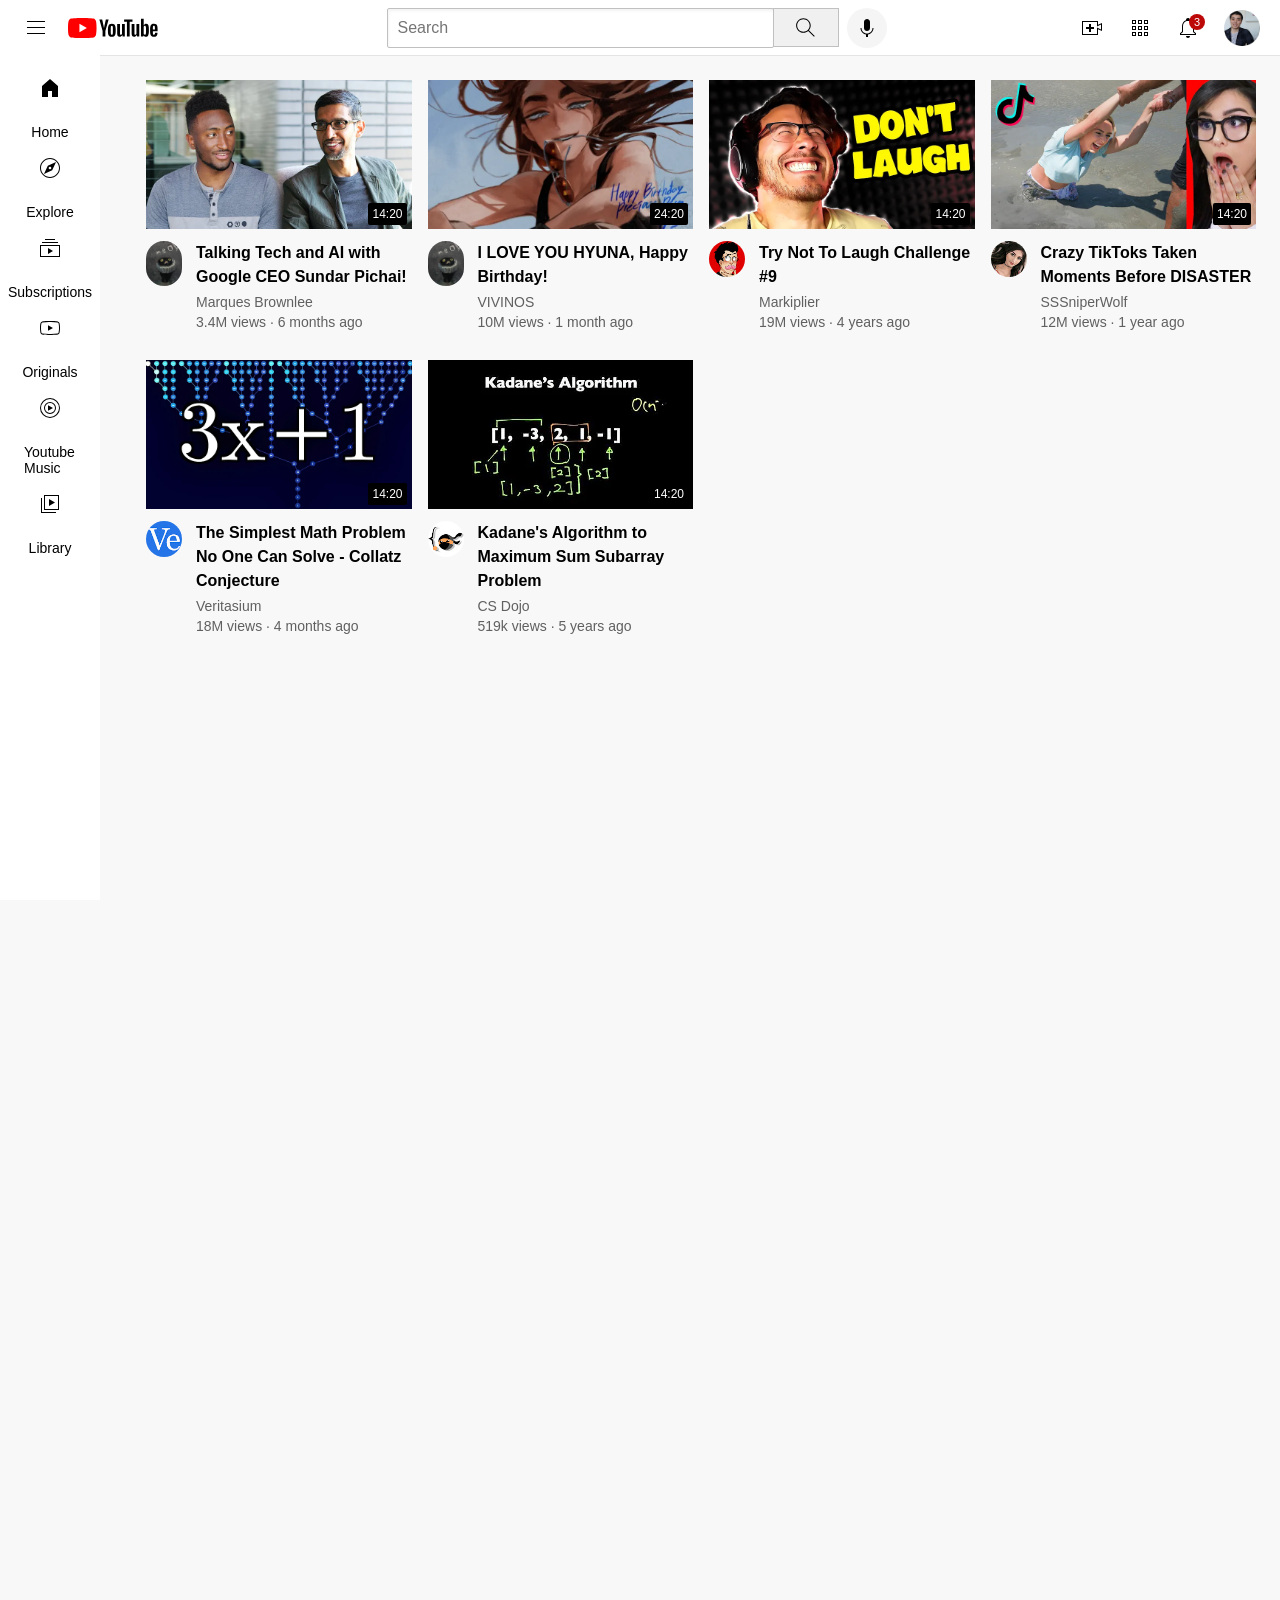
<file: index.html>
<!DOCTYPE html>

<html>

    <head>
        <title>Youtube.com Clone</title>
        
        <link rel="stylesheet" href="styles/general.css">
        <link rel="stylesheet" href="styles/header.css">
        <link rel="stylesheet" href="styles/video.css">
        <link rel="stylesheet" href="styles/sidebar.css">

    </head>
    <body>
        <header class="header">
            <div class="left-section">
                <img class="hambug-menu" src="icons/hamburger-menu.svg">
                <img class="yt-logo" src="icons/youtube-logo.svg">
            </div>
            <div class="middle-section">
                <input class="search-bar" type="text" placeholder="Search">
                
                <button class="search-button">
                    <img class="search-icon" src="icons/search.svg">
                    <div class="tooltip">Search</div>
                </button>
                <!--THIS IS A COMMENT WOW-->
                <button class="voice-search-button">
                    <img class="voice-search-icon" src="icons/voice-search-icon.svg">
                    <div class="tooltip">Search with your voice</div>
                </button> 

            </div>
            <div class="right-section">
                <div class="upload-icon-container">
                    <img class="upload-icon" src="icons/upload.svg">
                    <div class="tooltip">Create</div>
                </div>

                <div class="yt-icon-container">
                    <img class="yt-icon" src="icons/youtube-apps.svg">
                    <div class="tooltip">Youtube Apps</div>
                </div>
                
                <div class="notif-icon-cont">
                    <img class="notif-icon" src="icons/notifications.svg">
                    <div class="notif-count">3</div>
                    <div class="tooltip">Notifications</div>
                </div>
                <img class="user-picture" src="channel-picture/my-channel.jpeg">
            </div>
        </header>
         
        <nav class="sidebar">
            <div class="sidebar-link">
                <img src="icons/home.svg">
                <div>Home</div>
            </div>
            <div class="sidebar-link">
                <img src="icons/explore.svg">
                <div>Explore</div>
            </div>
            <div class="sidebar-link">
                <img src="icons/subscriptions.svg">
                <div>Subscriptions</div>
            </div>
            <div class="sidebar-link">
                <img src="icons/originals.svg">
                <div>Originals</div>
            </div>
            <div class="sidebar-link">
                <img src="icons/youtube-music.svg">
                <div>Youtube Music</div>
            </div>
            <div class="sidebar-link">
                <img src="icons/library.svg">
                <div>Library</div>
            </div>
        </nav>
        <main>
            <section class="video-grid">

            <div class="video-preview ">
            <div class="thumbnail-row">
                <a href="https://www.youtube.com/watch?v=n2RNcPRtAiY" target="_blank" class="video-title-link">
                    <img class="thumbnail" src="thumbnails/thumbnail-1.webp">
                </a>
                <div class="video-time">14:20</div>
            </div>
            <div class="video-info-grid">
                <div class="channel-picture">
                    <a href="https://www.youtube.com/c/mkbhd" target="_blank">
                        <img class="profile-picture" src="channel-picture/meow.jpg"> 
                    </a>
                <div class="channel-picture-tooltip">
                     <img class="profile-picture" src="thumbnails/channel-2.jpeg">
                     <div class="tooltip-info">
                        <div class="video-title">Marques Brownlee</div>
                        <div class="video-stats">15M subscribers</div>
                     </div>
                </div>
                </div>
                <div class="video-info">
                    <a href="https://www.youtube.com/watch?v=n2RNcPRtAiY" target="_blank" class="video-title-link">
                        <p class="video-title">Talking Tech and AI with Google CEO Sundar Pichai!</p>
                    </a>
                    <p class="video-author">Marques Brownlee</p>
                    <p class="video-stats">3.4M views &#183; 6 months ago</p>
                </div>
            </div>
            </div>

            <div class="video-preview ">
            <div class="thumbnail-row">
                <a href="https://youtu.be/DIaeHN3sNtk?si=UYsilC21xOONp-iU" target="_blank" class="video-title-link">
                    <img class="thumbnail" src="thumbnails/hyunaday.webp">
                </a>
                <div class="video-time">24:20</div>
            </div>
            <div class="video-info-grid">
                <div class="channel-picture">
                    <a href="https://youtu.be/DIaeHN3sNtk?si=UYsilC21xOONp-iU" target="_blank">
                        <img class="profile-picture" src="channel-picture/meow.jpg">
                    </a>
                    <div class="channel-picture-tooltip">
                        <img class="profile-picture" src="thumbnails/channel-2.jpeg">
                        <div class="tooltip-info">
                            <div class="video-title">VIVINOS</div>
                            <div class="video-stats">100M subscribers</div>
                        </div>
                    </div>
                </div>
                <div class="video-info">
                    <a href="https://youtu.be/DIaeHN3sNtk?si=UYsilC21xOONp-iU" target="_blank" class="video-title-link">
                        <p class="video-title">I LOVE YOU HYUNA, Happy Birthday!</p>
                    </a>
                    <p class="video-author">VIVINOS</p>
                    <p class="video-stats">10M views &#183; 1 month ago</p>
                </div>
            </div>
            </div>

            <div class="video-preview ">
            <div class="thumbnail-row">
                <a href="https://www.youtube.com/watch?v=mP0RAo9SKZk" target="_blank" class="video-title-link">
                    <img class="thumbnail" src="thumbnails/thumbnail-2.webp">
                </a>
                <div class="video-time">14:20</div>
            </div>
            <div class="video-info-grid">
                <div class="channel-picture">
                    <a href="https://www.youtube.com/watch?v=mP0RAo9SKZk" target="_blank">
                        <img class="profile-picture" src="thumbnails/channel-2.jpeg">
                    </a>
                    <div class="channel-picture-tooltip">
                        <img class="profile-picture" src="thumbnails/channel-2.jpeg">
                        <div class="tooltip-info">
                            <div class="video-title">Markiplier</div>
                            <div class="video-stats">10M subscribers</div>
                        </div>
                    </div>
                </div>
                <div class="video-info">
                    <a href="https://www.youtube.com/watch?v=mP0RAo9SKZk" target="_blank" class="video-title-link">
                        <p class="video-title">Try Not To Laugh Challenge #9</p>
                    </a>
                    <p class="video-author">Markiplier</p>
                    <p class="video-stats">19M views &#183; 4 years ago</p>
                </div>
            </div>
            </div>

            <div class="video-preview ">
            <div class="thumbnail-row">
                <a href="https://www.youtube.com/watch?v=FgjPQQeTh1w" target="_blank" class="video-title-link">
                    <img class="thumbnail" src="thumbnails/thumbnail-3.webp">
                </a>
                <div class="video-time">14:20</div>
            </div>
            <div class="video-info-grid">
                <div class="channel-picture">
                    <a href="https://www.youtube.com/user/SSSniperWolf" target="_blank">
                        <img class="profile-picture" src="thumbnails/channel-3.jpeg">
                    </a>
                    <div class="channel-picture-tooltip">
                        <img class="profile-picture" src="thumbnails/channel-3.jpeg">
                        <div class="tooltip-info">
                            <div class="video-title">SSSniperWolf</div>
                            <div class="video-stats">1M subscribers</div>
                        </div>
                    </div>
                </div>
                <div class="video-info">
                    <a href="https://www.youtube.com/watch?v=FgjPQQeTh1w" target="_blank" class="video-title-link">
                        <p class="video-title">Crazy TikToks Taken Moments Before DISASTER</p>
                    </a>
                    <p class="video-author">SSSniperWolf</p>
                    <p class="video-stats">12M views &#183; 1 year ago</p>
                </div>
            </div>
            </div>

            <div class="video-preview ">
            <div class="thumbnail-row">
                <a href="https://www.youtube.com/watch?v=094y1Z2wpJg" target="_blank" class="video-title-link">
                    <img class="thumbnail" src="thumbnails/thumbnail-4.webp">
                </a>
                <div class="video-time">14:20</div>
            </div>
            <div class="video-info-grid">
                <div class="channel-picture">
                    <a href="https://www.youtube.com/c/veritasium" target="_blank">
                        <img class="profile-picture" src="thumbnails/channel-4.jpeg">
                    </a>
                    <div class="channel-picture-tooltip">
                        <img class="profile-picture" src="thumbnails/channel-4.jpeg">
                        <div class="tooltip-info">
                            <div class="video-title">Veritasium</div>
                            <div class="video-stats">10M subscribers</div>
                        </div>
                    </div>
                </div>
                <div class="video-info">
                    <a href="https://www.youtube.com/watch?v=094y1Z2wpJg" target="_blank" class="video-title-link">
                        <p class="video-title">The Simplest Math Problem No One Can Solve - Collatz Conjecture</p>
                    </a>
                    <p class="video-author">Veritasium</p>
                    <p class="video-stats">18M views &#183; 4 months ago</p>
                </div>
            </div>
            </div>

            <div class="video-preview "> 
            <div class="thumbnail-row">
                <a href="https://www.youtube.com/watch?v=86CQq3pKSUw" target="_blank" class="video-title-link">
                    <img class="thumbnail" src="thumbnails/thumbnail-5.webp">
                </a>
                <div class="video-time">14:20</div>
            </div>
            <div class="video-info-grid">
                <div class="channel-picture">
                    <a href="https://www.youtube.com/c/CSDojo" target="_blank">
                        <img class="profile-picture" src="thumbnails/channel-5.jpeg">
                    </a>
                    <div class="channel-picture-tooltip">
                        <img class="profile-picture" src="thumbnails/channel-5.jpeg">
                        <div class="tooltip-info">
                            <div class="video-title">CS Dojo</div>
                            <div class="video-stats">100k subscribers</div>
                        </div>
                    </div>
                </div>
                <div class="video-info">
                    <a href="https://www.youtube.com/watch?v=86CQq3pKSUw" target="_blank" class="video-title-link">
                        <p class="video-title">Kadane's Algorithm to Maximum Sum Subarray Problem</p>
                    </a>
                    <p class="video-author">CS Dojo</p>
                    <p class="video-stats">519k views &#183; 5 years ago</p>
                </div>
            </div>
            </div>

            </section>
        </main>
        

    </body>

</html>
</file>
<file: styles/general.css>
p {
                margin-top: 0;
                margin-bottom: 0;
    }

body{
    /*These styles beloow will be inherited <3*/
    background-color: rgb(248, 248, 248);
    font-family: Roboto, arial;
    margin: 0;
    padding-top: 80px;
    padding-left: 96px;
    padding-right: 24px;
}
@media (min-width: 1200.1px){
    body {
        margin-left: 50px;
    }
}
</file>
<file: styles/header.css>
body{
    height: 3000px;
}
.header {
    height: 55px;
    background-color: white;
    border-bottom-width: 1px;
    border-bottom-style: solid;
    border-bottom-color: rgb(228, 228, 228);

    display: flex;
    flex-direction: row;
    justify-content: space-between;

    position: fixed;
    top: 0;
    left: 0;
    right: 0;

    z-index: 100;
}

.left-section{
    display: flex;
    align-items: center;
}

.hambug-menu{
    height: 24px;

    margin-left: 24px;
    margin-right: 20px;
}

.yt-logo{
    height: 20px;
}

.middle-section{
    display: flex;
    flex: 1;
    align-items: center;

    margin-left: 70px;
    margin-right: 35px;
    max-width: 500px;
}

.search-bar{
    flex: 1;
    height: 36px;
    width: 0;
    font-size: 16px;
    border-radius: 2px;
    border: 1px solid rgb(192, 192, 192);
    box-shadow: inset 1px 2px 3px rgba(0, 0, 0, 0.05);

    padding-left: 10px;
}

.search-bar::placeholder {
    font-size: 16px;
}

.search-button{
    height:39px;
    width: 66px;
    background-color: rgb(240, 240, 240);
    border-width: 1px;
    border-style: solid;
    border-color: rgb(192, 192, 192);

    margin-left: -1px;
    margin-right: 8px;
    
}

.search-button,
.voice-search-button,
.upload-icon-container,
.yt-icon-container,
.notif-icon-cont{
    display: flex;
    justify-content: center;
    align-items: center;
    position: relative;
}

.search-button .tooltip,
.voice-search-button .tooltip,
.upload-icon-container .tooltip,
.yt-icon-container .tooltip,
.notif-icon-cont .tooltip{
    position: absolute;
    bottom: -30px;

    background-color: gray;
    color: white;
    font-size: 12px;
    border-radius: 2px;

    padding-top: 4px;
    padding-bottom: 4px;
    padding-left: 8px;
    padding-right: 8px;
    
    opacity: 0;
    transition:opacity 0.15s;
    pointer-events: none;
    white-space: nowrap;
}

.search-button:hover .tooltip,
.voice-search-button:hover .tooltip,
.upload-icon-container:hover .tooltip,
.yt-icon-container:hover .tooltip,
.notif-icon-cont:hover .tooltip{
    opacity: 1;
}

.search-icon {
    height: 25px;
}

.voice-search-button{
    height:40px;
    width: 40px;
    border: none;
    border-radius: 20px;
    background-color: rgb(245, 245, 245);
}

.voice-search-icon,
.upload-icon,
.yt-icon,
.notif-icon{
    height: 24px; 
}

.right-section {
    width: 180px; 
    display: flex;
    align-items: center;
    justify-content: space-between;

    flex-shrink: 0;

    margin-right: 20px;
}

.notif-count{
    background-color: rgb(189, 8, 8);
    color: white;
    font-size: 11px;
    border-radius: 10px;

    padding-left: 5px;
    padding-right: 5px;
    padding-top: 2px;
    padding-bottom: 2px;

    position: absolute;
    top: -2px;
    right: -5px;
}

.user-picture{
    height: 36px;
    border-radius: 16px;
}
</file>
<file: styles/video.css>
.thumbnail {
                width: 100%;
    }

    .video-title {
                margin-top: 0;
                font-size: 14px;
                font-weight: 600;
                line-height: 20px;
                margin-bottom: 5px;
    }

    .video-title-link{
               text-decoration: none;
               color: black;
    }

    .video-stats, .video-author {
                font-size: 12px;
                color: rgb(96, 96, 96);
    }

    .video-author {
                margin-bottom: 4px;
    }

    .video-info-grid {
                display: grid;
                grid-template-columns: 50px 1fr;
    }

    .channel-picture{
      position: relative;
      display: inline-block;
    }

    .channel-picture-tooltip img{
      width: 45px;
      margin-right: 10px;
    }

    .channel-picture-tooltip{
      position: absolute;
      background-color: white;
      box-shadow: 1px 2px 5px rgba(0, 0, 0, 0.3);
      border-radius: 4px;
      font-family: Roboto;
      width: 200px;
      padding: 12px 12px;

      opacity: 0;
      transition: Opacity 0.15s;

      display: flex;
      align-items: center;
      pointer-events: none;
    }

    .channel-picture:hover .channel-picture-tooltip{
      opacity: 1;
    }

    .profile-picture {
                width: 36px;
                border-radius: 50px;
    }

    .thumbnail-row {
                margin-bottom: 8px;
                position:relative;
    }

    .video-time{
       background-color: black;
       color: white;
       font-size: 12px;
       font-weight: 500;
       border-radius: 2px;
       padding: 4px;

       position: absolute;
       bottom: 8px;
       right: 5px;
    }
            
    .video-grid {
                display: grid;
                grid-template-columns: 1fr 1fr 1fr;
                column-gap: 16px;
                row-gap: 30px;
    }

    @media (max-width: 700px) {
      .video-grid{
         grid-template-columns: 1fr 1fr; 
      }
    }

    @media (min-width: 701px) and (max-width: 999){
      .video-grid{
         grid-template-columns: 1fr 1fr 1fr;
      }
    }

    @media (min-width: 1000px) {
      .video-grid{
         grid-template-columns: 1fr 1fr 1fr 1fr;
      }
      .video-title{
         font-size: 16px;
         line-height: 24px;
      }
      .video-stats, .video-author{
         font-size: 14px;
      }
    }
</file>
<file: styles/sidebar.css>
@media (max-width: 1200px) {
    .sidebar{
        position: fixed;
        left: 0;
        bottom: 0;
        top: 55px;
        width: 72px;

        background-color: white;
        z-index: 200;

        padding-top: 5px;
    }
    .sidebar-link{
        height: 74px;

        display: flex;
        flex-direction: column;
        justify-content: center;
        align-items: center;
        cursor: pointer;
        
    }
    .sidebar-link:hover{
        background-color: lightgray;
    } 

    .sidebar-link img{
        height: 24px;

        margin-bottom: 4px;
    }

    .sidebar-link div{
        font-size: 10px;
    }
}

@media (min-width: 1200.1px) {
    .sidebar{
        position: fixed;
        left: 0;
        bottom: 0;
        top: 55px;
        width: 100px;

        background-color: white;
        z-index: 200;

        padding-top: 13px;
    }
    .sidebar-link{
        display: flex;
        flex-direction: column;
        align-items: center;
        cursor: pointer;
        padding: 8px 24px;
        
    }
    .sidebar-link:hover{
        background-color: lightgray;
    } 

    .sidebar-link img{
        height: 24px;
        margin-bottom: 24px;
    }

    .sidebar-link div{
        font-size: 14px;
    }   
}
</file>
